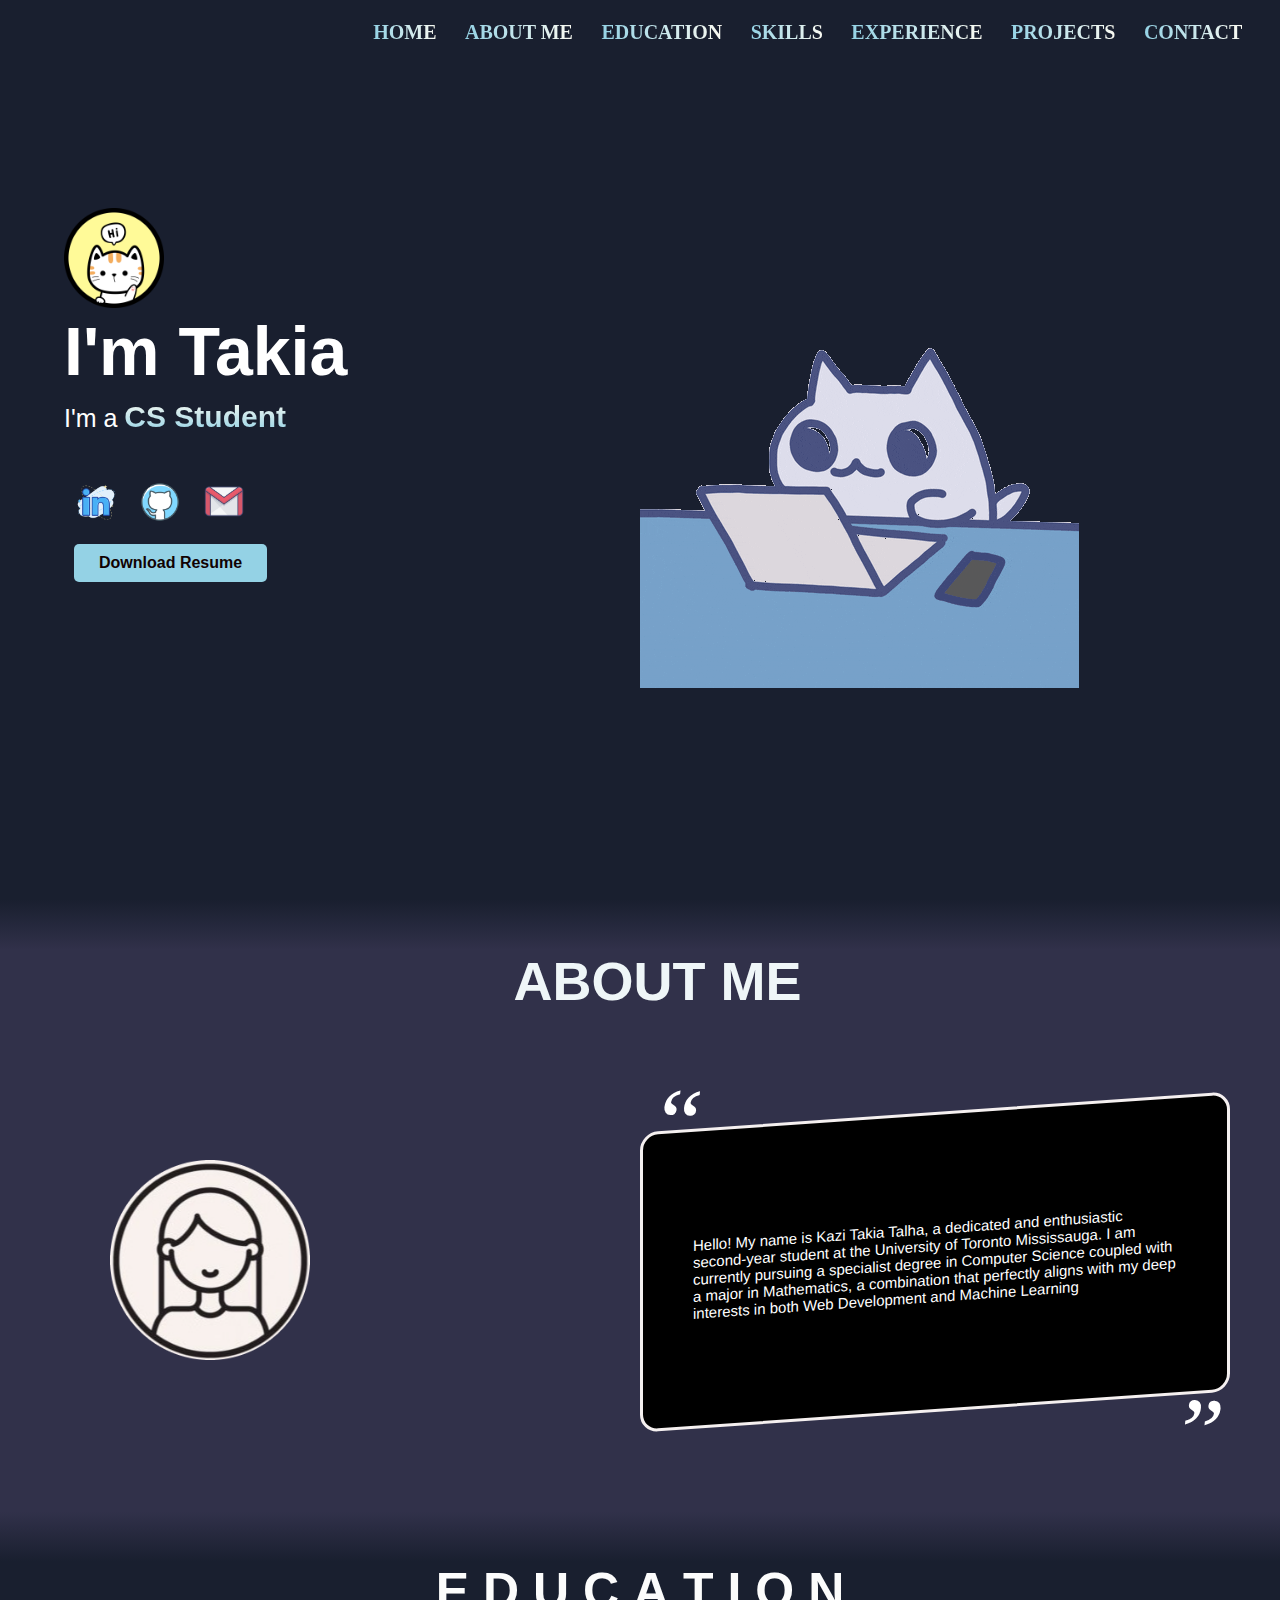
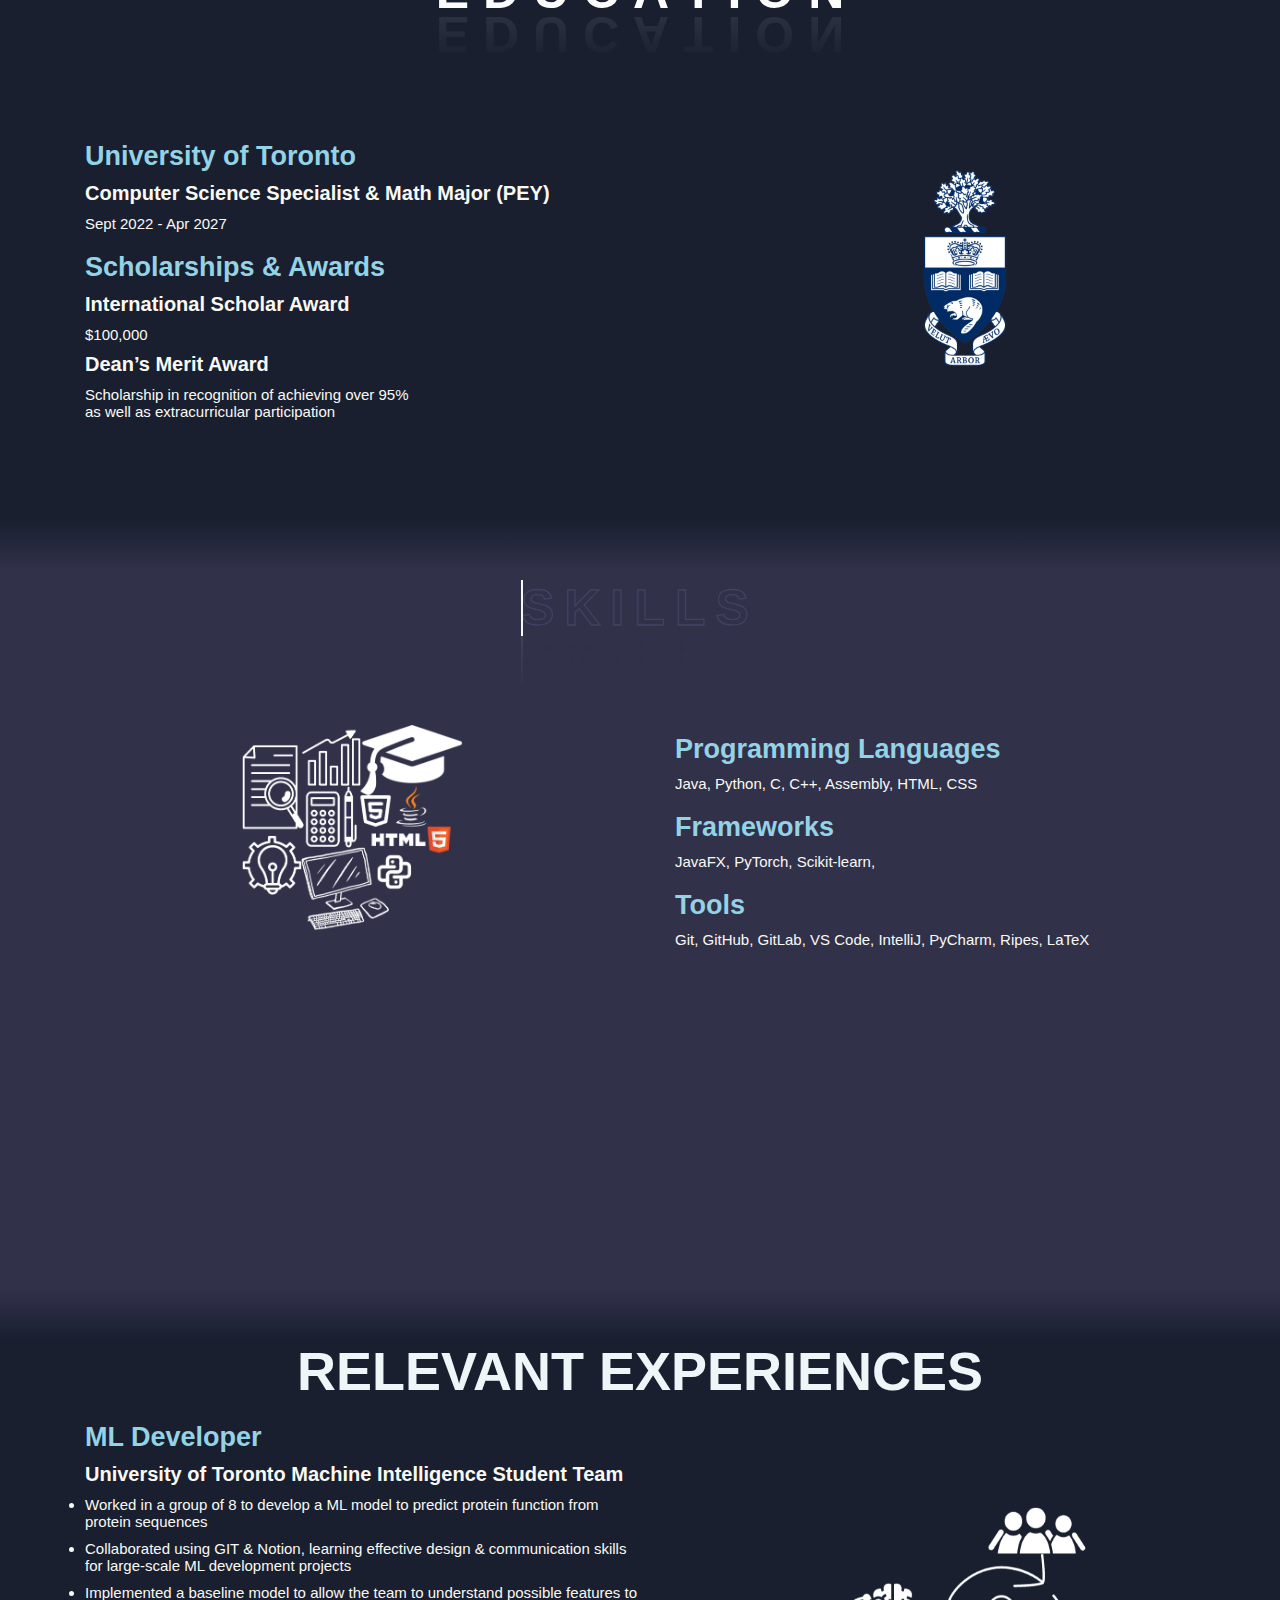
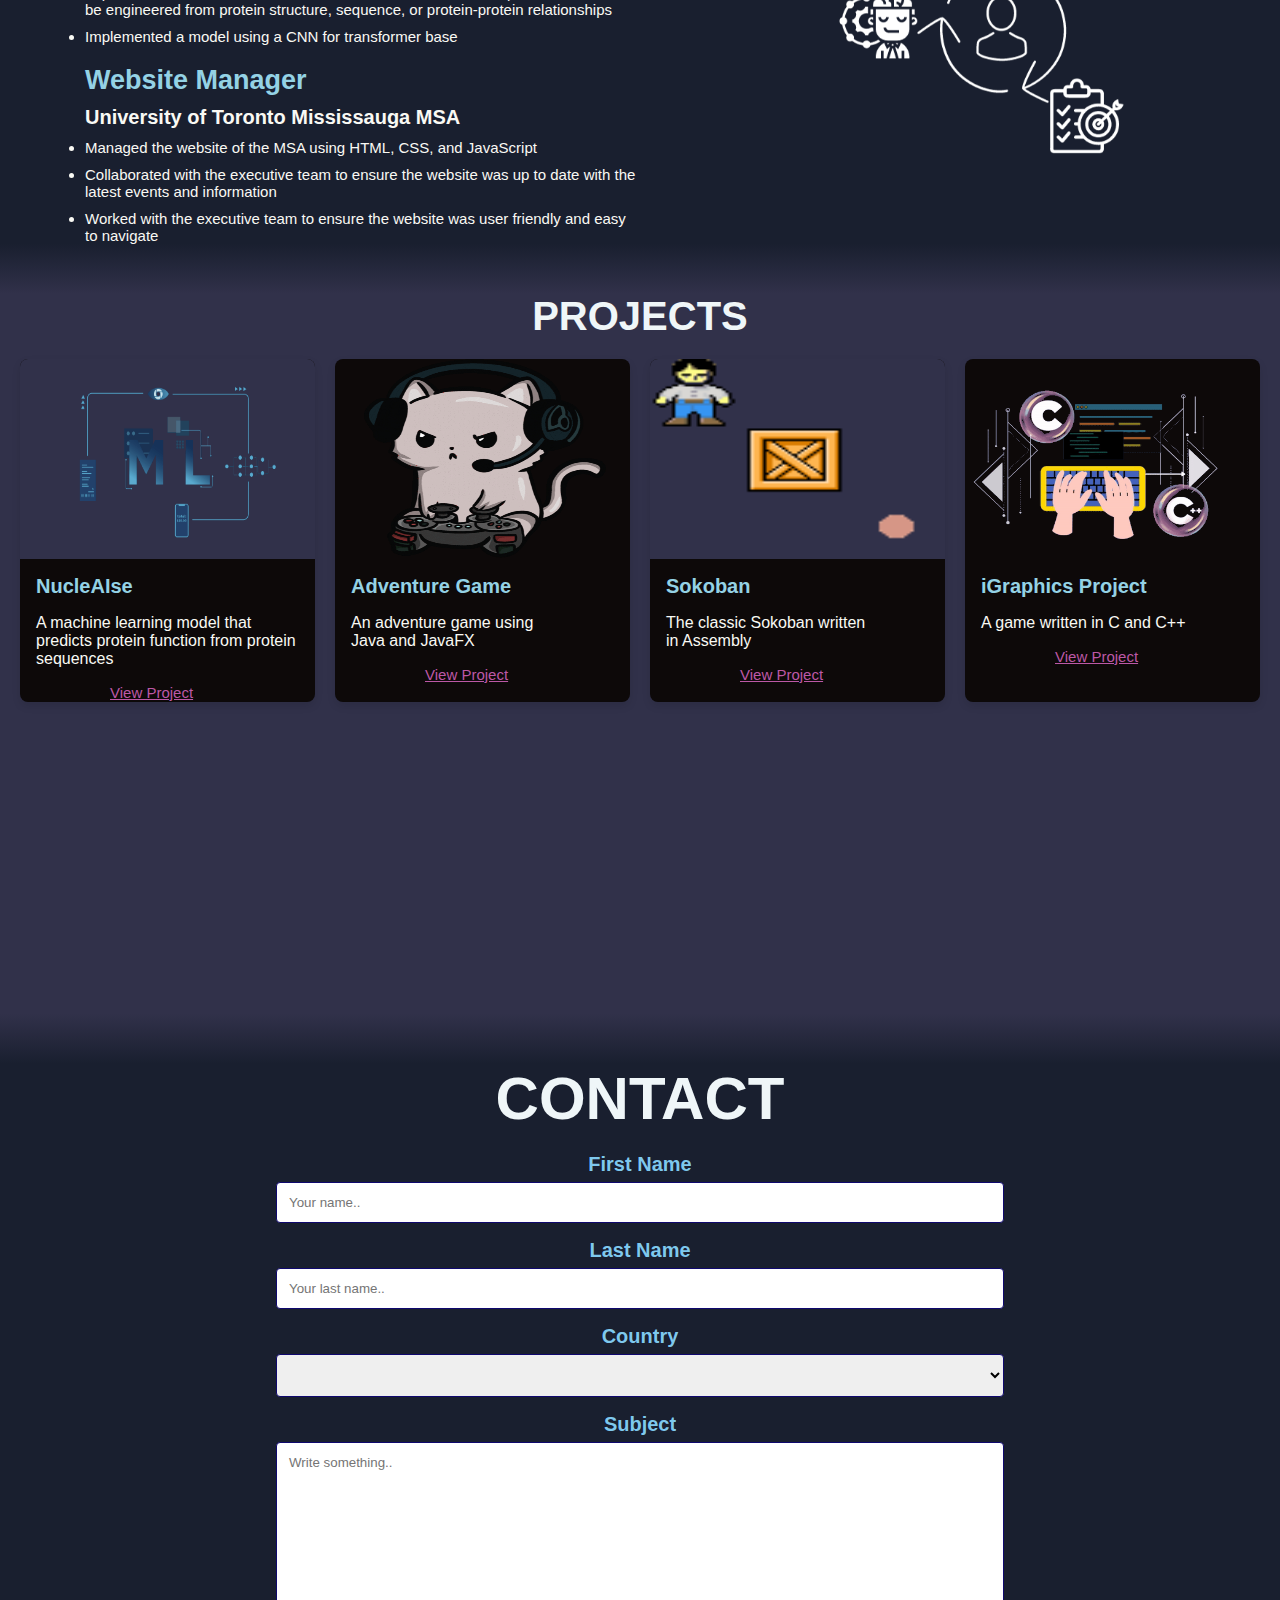
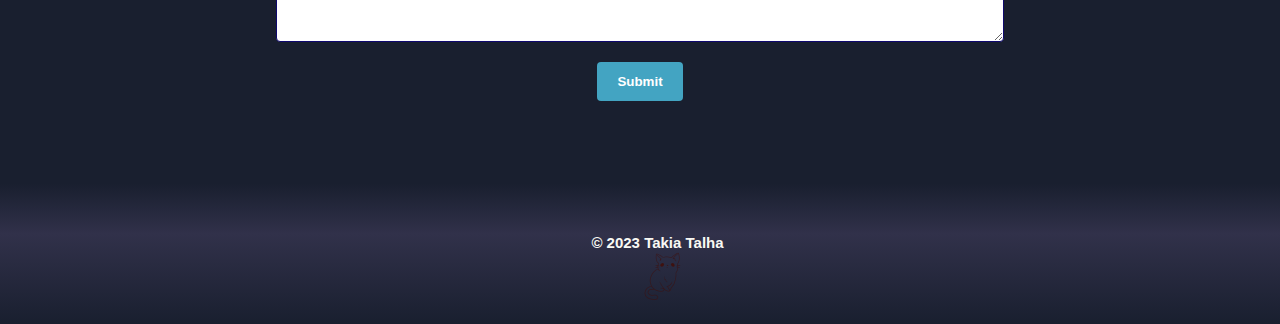
<file: index.html>
<!DOCTYPE html>
<html lang="en">
<head>
    <meta charset="UTF-8">
    <meta name="viewport" content="width=device-width, initial-scale=1.0">
    <title>Portfolio</title>
    <link rel="stylesheet" href="style.css">
</head>
<body>
    <section class="Header", id = "sec1">
        <nav>
            <div class="nav-links" >
                <ul>
                    <li><a href="#sec1">HOME</a></li>
                    <li><a href="#sec2">ABOUT ME</a></li>
                    <li><a href="#sec3">EDUCATION</a></li>
                    <li><a href="#sec4">SKILLS</a></li>
                    <li><a href="#sec5">EXPERIENCE</a></li>
                    <li><a href="#sec6">PROJECTS</a></li>
                    <li><a href="#sec7">CONTACT</a></li>
                </ul>
            </div>
        </nav>
        <div class="text-box">
            <div class="text-grid">
                <img src="images\hi.png" class="hi-logo">
                <h1> I'm <span class="name"> Takia </span></h1>
                <p>I'm a <span id="transition-text">CS Student</span></p>
                
                <div class="social-links">
                <ul>
                    <li><a href="https://www.linkedin.com/in/kazi-takia-talha-27ab03253" target="_blank"><img src="images/link.png" alt="Linkedin"></a></li>
                    <li><a href="https://github.com/TakiaTalha" target="_blank"><img src="images/git.png" alt="Github"></a></li>
                    <!-- <li><a href="https://www.instagram.com/takia.talha/?igsh=YzAwZjE1ZTI0Zg%3D%3D&utm_source=qr" target="_blank"><img src="images/insta.png" alt="Instagram"></a></li> -->
                    <li><a href="mailto:takia.talha@mail.utoronto.ca"><img src="images/mail.png" alt="Email"></a></li> 
                </ul>
                </div>
                <div class="button">
                <a href="files\Talha_Kazi_Takia-Resume.pdf" download="Resume.pdf" class="download-button">Download Resume</a>
                </div>
            </div>
            <div class="text-gif">
                <img src="images\cat.gif" alt="gif image">
            </div>
        </div>
    </section>
    <section class = "gradient-divider">
        <p> </p>
    </section>
    <section class ='About-Me' id="sec2">
        <div class="about-me-title">
            <h1>ABOUT ME</h1>
        </div>
        <div class="about-me-container">
            <div class="about-me-icon">
                <img src="images\icon.png" alt="female avatar" id = about-me-image>
            </div>
            <div class="about-me-text">
             <p class="comment">Hello! My name is Kazi Takia Talha, a dedicated and enthusiastic second-year student at the University of Toronto Mississauga. I am currently pursuing a specialist degree in Computer Science coupled with a major in Mathematics, 
                 a combination that perfectly aligns with my deep interests in both Web Development and Machine Learning</p>
            </div>  
        </div>
    </section>
    <section class = "gradient2">
        <p> </p>        
    </section>
    <section class="education" id=" sec3">
        <div class="falling-text">
            <span style="--i:1">E</span>
            <span style="--i:2">D</span>
            <span style="--i:3">U</span>
            <span style="--i:4">C</span>
            <span style="--i:5">A</span>
            <span style="--i:6">T</span>
            <span style="--i:7">I</span>
            <span style="--i:8">O</span>
            <span style="--i:9">N</span>
         </div>
        <div class="education-container"> 
            <div class="edu-text">
             <div class="education-text">
                <h3 class = "f1">University of Toronto</h3>
                <p class = "f2">Computer Science Specialist & Math Major (PEY) </p>
                <p class = "f3"> Sept 2022 - Apr 2027 </p>
             </div> 
             <div class="education-text"> 
                    <h3 class = "f1">Scholarships & Awards</h3>
                    <p class = "f2">International Scholar Award </p>
                    <p class="f3"> $100,000 </p>  
                    <p class = "f2">Dean’s Merit Award </p>
                    <p class="f3">Scholarship in recognition of achieving over 95% <br> as well as extracurricular participation</p>
             </div>
            </div>
            <div class="edu-image">
                <img src="images\Utoronto.png" alt="UofT-logo image">
            </div>
        </div>
    </section>
    <section class = "gradient-divider">
        <p> </p>
    </section>
    <section class="skills" id="sec4">
        <div class="scrolling-text">
            <k data-text ="SKILLS" > SKILLS </k> 
        </div>
        <div class="skills-container">
            <div class="skills-image">
                <img src="images\skill.png" alt="skills image">
            </div>
            <div class="skills-text">
                <h1 class="f1">Programming Languages</h1>
                <div class="f3">
                    <p>Java, Python, C, C++, Assembly, HTML, CSS</p>
                </div>
                <h1 class="f1">Frameworks</h1>
                <div class="f3">
                    <p>JavaFX, PyTorch, Scikit-learn, </p>
                </div>
                <h1 class="f1">Tools</h1>
                <div class="f3">
                    <p> Git, GitHub, GitLab, VS Code, IntelliJ, PyCharm, Ripes, LaTeX</p> 
                </div>
            </div>
        </div>
    </section>
    <section class = "gradient2" id="sec5">
        <p> </p>
    </section>
    <section class="experience" >
     <div class="exp-title">
        <h1> RELEVANT EXPERIENCES</h1>
     </div>
     <div class="experience-container">
        <div class="experience-text">
            <h3 class="f1">ML Developer</h3>
            <p class="f2"> University of Toronto Machine Intelligence Student Team</p>
            <ul class="project-desc">
                <li class="f3">Worked in a group of 8 to develop a ML model  to predict protein function from protein sequences</li>
                <li class="f3">Collaborated using GIT & Notion, learning effective design & communication skills for large-scale ML
                    development projects</li>
                <li class="f3">Implemented  a baseline model to  allow the team to understand possible features to be
                    engineered from protein structure, sequence, or protein-protein relationships</li>
                <li class="f3">Implemented a model using a CNN for transformer base</li>
            </ul>
            <h3 class="f1">Website Manager</h3>
            <p class="f2"> University of Toronto Mississauga MSA</p>
            <ul class="project-desc">
                <li class="f3">Managed the website of the MSA using HTML, CSS, and JavaScript</li>
                <li class="f3">Collaborated with the executive team to ensure the website was up to date with the latest events and
                    information</li>
                <li class="f3">Worked with the executive team to ensure the website was user friendly and easy to navigate</li>
            </ul>
        </div>
        <div class="experience-image">
            <img src="images\exp.png" alt="experience image">
        </div>
     </div>
    </section>
    <section class = "gradient-divider" id="sec6">
        <p> </p>
    </section>
    <section class="projects" >
        <div class="pro-title">PROJECTS</div>
        <div class="project-container">
            <div class="project-card">
                <img src="images/ML.gif" alt="Project1_img">
                <div class="project-text">
                    <h1 >NucleAIse</h1>
                    <p > A machine learning model that predicts protein function from protein sequences</p>
                    <a href="https://github.com/ambroseling/NucleAIse"target="_blank">View Project</a>
                </div>
            </div>
            <div class="project-card">
                <img src="images/giphy.gif" alt="Project2_img">
                <div class="project-text">
                    <h1>Adventure Game</h1>
                    <p > An adventure game using <br> Java and JavaFX</p>
                    <a href="https://github.com/TakiaTalha/Adventure-Game"target="_blank">View Project</a>
                </div>
            </div>
            <div class="project-card">
                <img src="images/sokoban.gif" alt="Project1_img">
                <div class="project-text">
                    <h1 >Sokoban</h1>
                    <p > The classic Sokoban written <br> in Assembly</p>
                    <a href="files\sokoban.pdf"target="_blank">View Project</a>
                </div>
            </div>
            <div class="project-card">
                <img src="images/ig.gif" alt="Project1_img">
                <div class="project-text" >
                    <h1>iGraphics Project</h1>
                    <p> A game written in C and C++</p>
                    <a href="https://github.com/ananyapromi3/iGraphics-project"target="_blank">View Project</a>
                </div>
            </div>
        </div>
    </section>
    <section class = "gradient2">
        <p> </p>
    </section>
    <section class="contact" id="sec7">
        <div class="contact-title">
            <h1>CONTACT</h1>
        </div>
        <div class="contact-container">
            <div class="container">
                <form action="action_page.php">
              
                  <label for="fname">First Name</label>
                  <input type="text" id="fname" name="firstname" placeholder="Your name..">
              
                  <label for="lname">Last Name</label>
                  <input type="text" id="lname" name="lastname" placeholder="Your last name..">
              
                  <label for="country">Country</label>
                  <select id="country" name="country">
                    <option value="blank"></option>
                    <option value="bd">Bangladesh</option>
                    <option value="australia">Australia</option>
                    <option value="canada">Canada</option>
                    <option value="usa">USA</option>
                    <option value="other">Other</option>
                  </select>
              
                  <label for="subject">Subject</label>
                  <textarea id="subject" name="subject" placeholder="Write something.." style="height:200px"></textarea>
              
                  <input type="submit" value="Submit">
              
                </form>
              </div>
        </div>
    </section>
    <section class = "gradient-divider">
        <p> </p>
    </section>
    <section class="footer">
        <div class="footer-container">
            <div class="footer-text">
                <p>© 2023 Takia Talha</p>
            </div>
            <div class="footer-image">
                <img src="images\logo.png" alt="logo image">
            </div>
        </div>
    </section>
    

    <script src="text.js"></script>

</body>
</html>
</file>
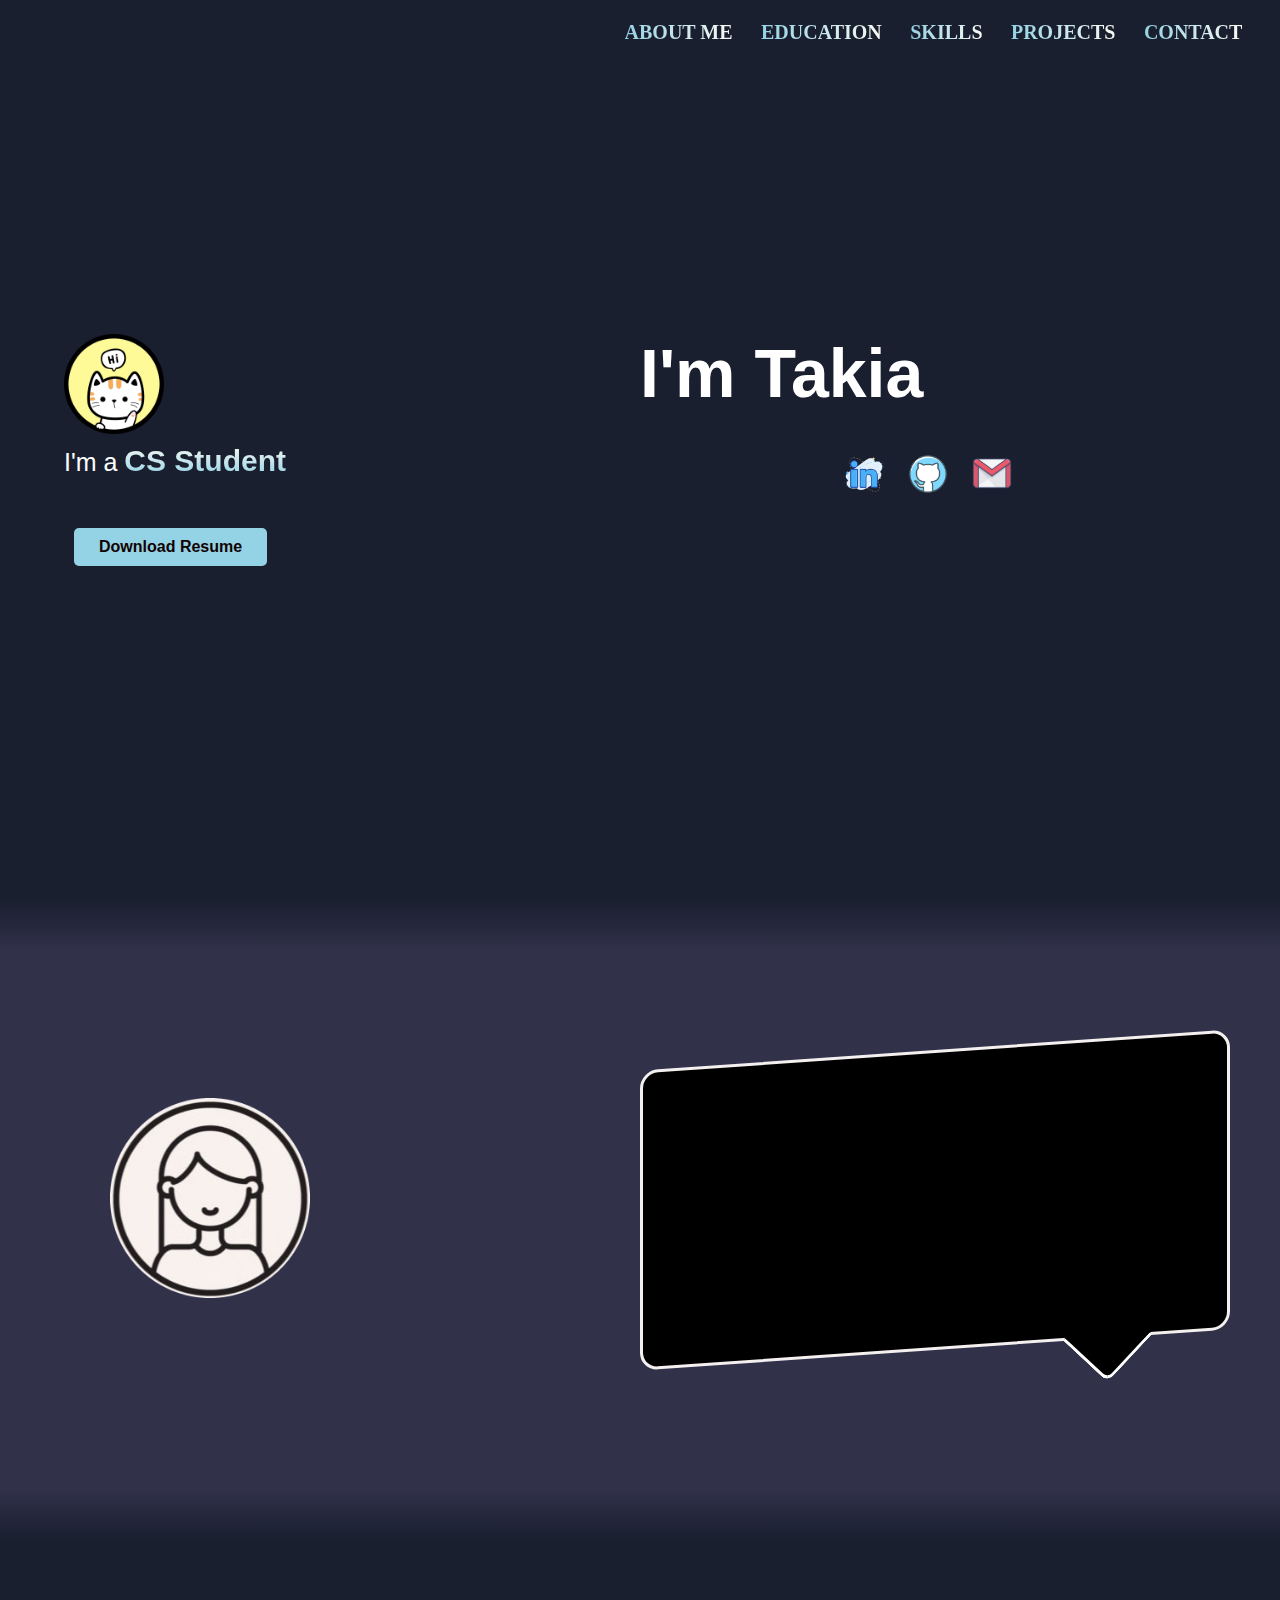
<file: main.html>
<!DOCTYPE html>
<html lang="en">
<head>
    <meta charset="UTF-8">
    <meta name="viewport" content="width=device-width, initial-scale=1.0">
    <title>My Portfolio</title>
    <link rel="stylesheet" href="style.css">
</head>
<body>
    <section class="Header">
        <nav>
            <div class="nav-links" >
                <ul>
                    <li><a href="">ABOUT ME</a></li>
                    <li><a href="">EDUCATION</a></li>
                    <li><a href="">SKILLS</a></li>
                    <li><a href="">PROJECTS</a></li>
                    <li><a href="">CONTACT</a></li>
                </ul>
            </div>
        </nav>
        <div class="text-box">
            <img src="images\hi.png" class="hi-logo">
            <h1> I'm <span class="name"> Takia </span></h1>
            <p>I'm a <span id="transition-text">CS Student</span></p>
            
        <div class="social-links">
            <ul>
                <li><a href="https://www.linkedin.com/in/kazi-takia-talha-27ab03253" target="_blank"><img src="images/link.png" alt="Linkedin"></a></li>
                <li><a href="https://github.com/TakiaTalha" target="_blank"><img src="images/git.png" alt="Github"></a></li>
                <!-- <li><a href="https://www.instagram.com/takia.talha/?igsh=YzAwZjE1ZTI0Zg%3D%3D&utm_source=qr" target="_blank"><img src="images/insta.png" alt="Instagram"></a></li> -->
                <li><a href=""><img src="images/mail.png" alt="Email"></a></li> 
            </ul>
        </div>
        <div class="button">
            <a href="Talha_Kazi_Takia-Resume.pdf" download="Resume.pdf" class="download-button">Download Resume</a>
        </div>
        </div>
    </section>
    <section class = "gradient-divider">
        <p> </p>
    </section>
    <section class ='About-Me'>
        <div class="about-me-container" id="fade-in">
            <div class="about-me-icon">
                <img src="images\icon.png" alt="female avatar" id = about-me-image>
            </div>
            <div class="about-me-text">
             <h1 id = "AM">ABOUT ME</h1>
             <p id="Intro">My name is Kazi Takia Talha. I am currently a second year student at University of Toronto Mississauga.I am doing a specialist in Computer Science
                and a major in Mathematics.I am interested in both Web development and Machine Learning</p>
            </div>
            
        </div>
    </section>
    <section class = "gradient2">
        <p> </p>        
    </section>
    <section class="education">
        <div class="education-container"> 

        </div>
    </section>
    <script src="text.js"></script>

</body>
</html>
</file>
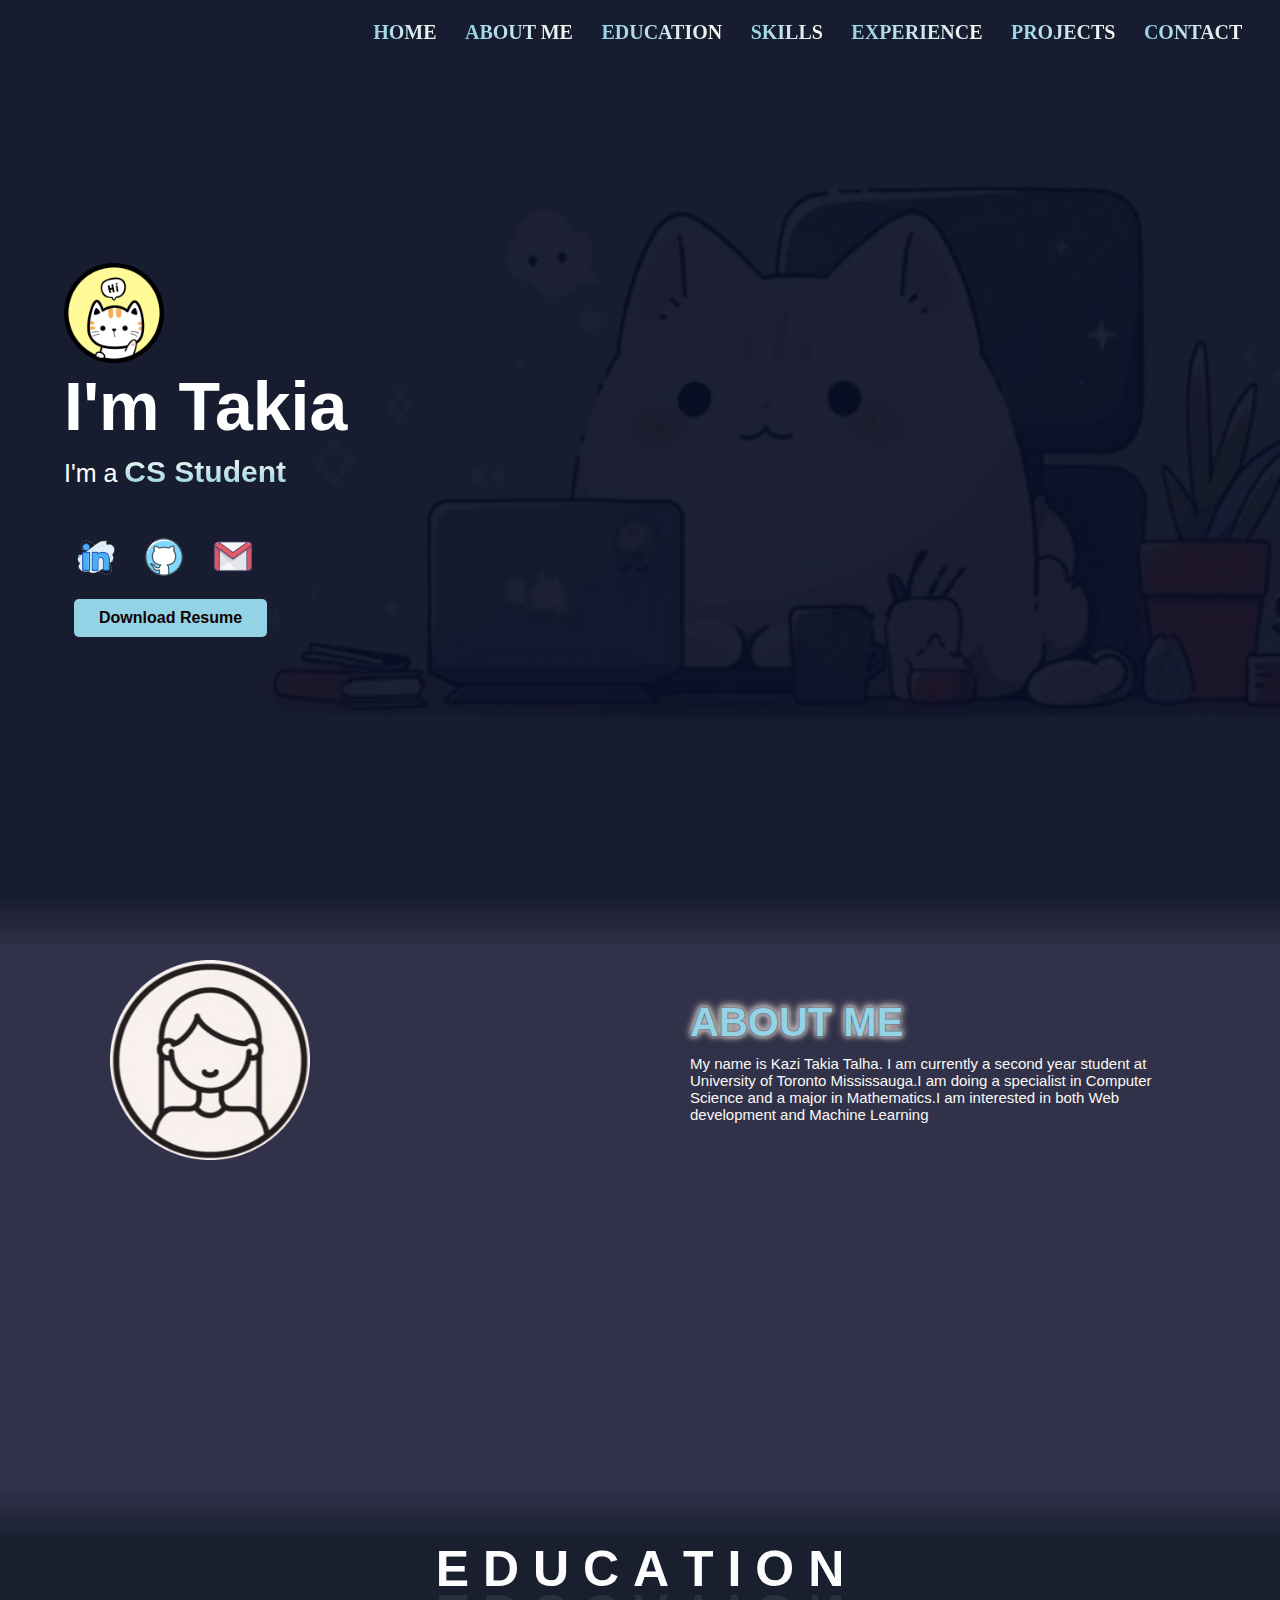
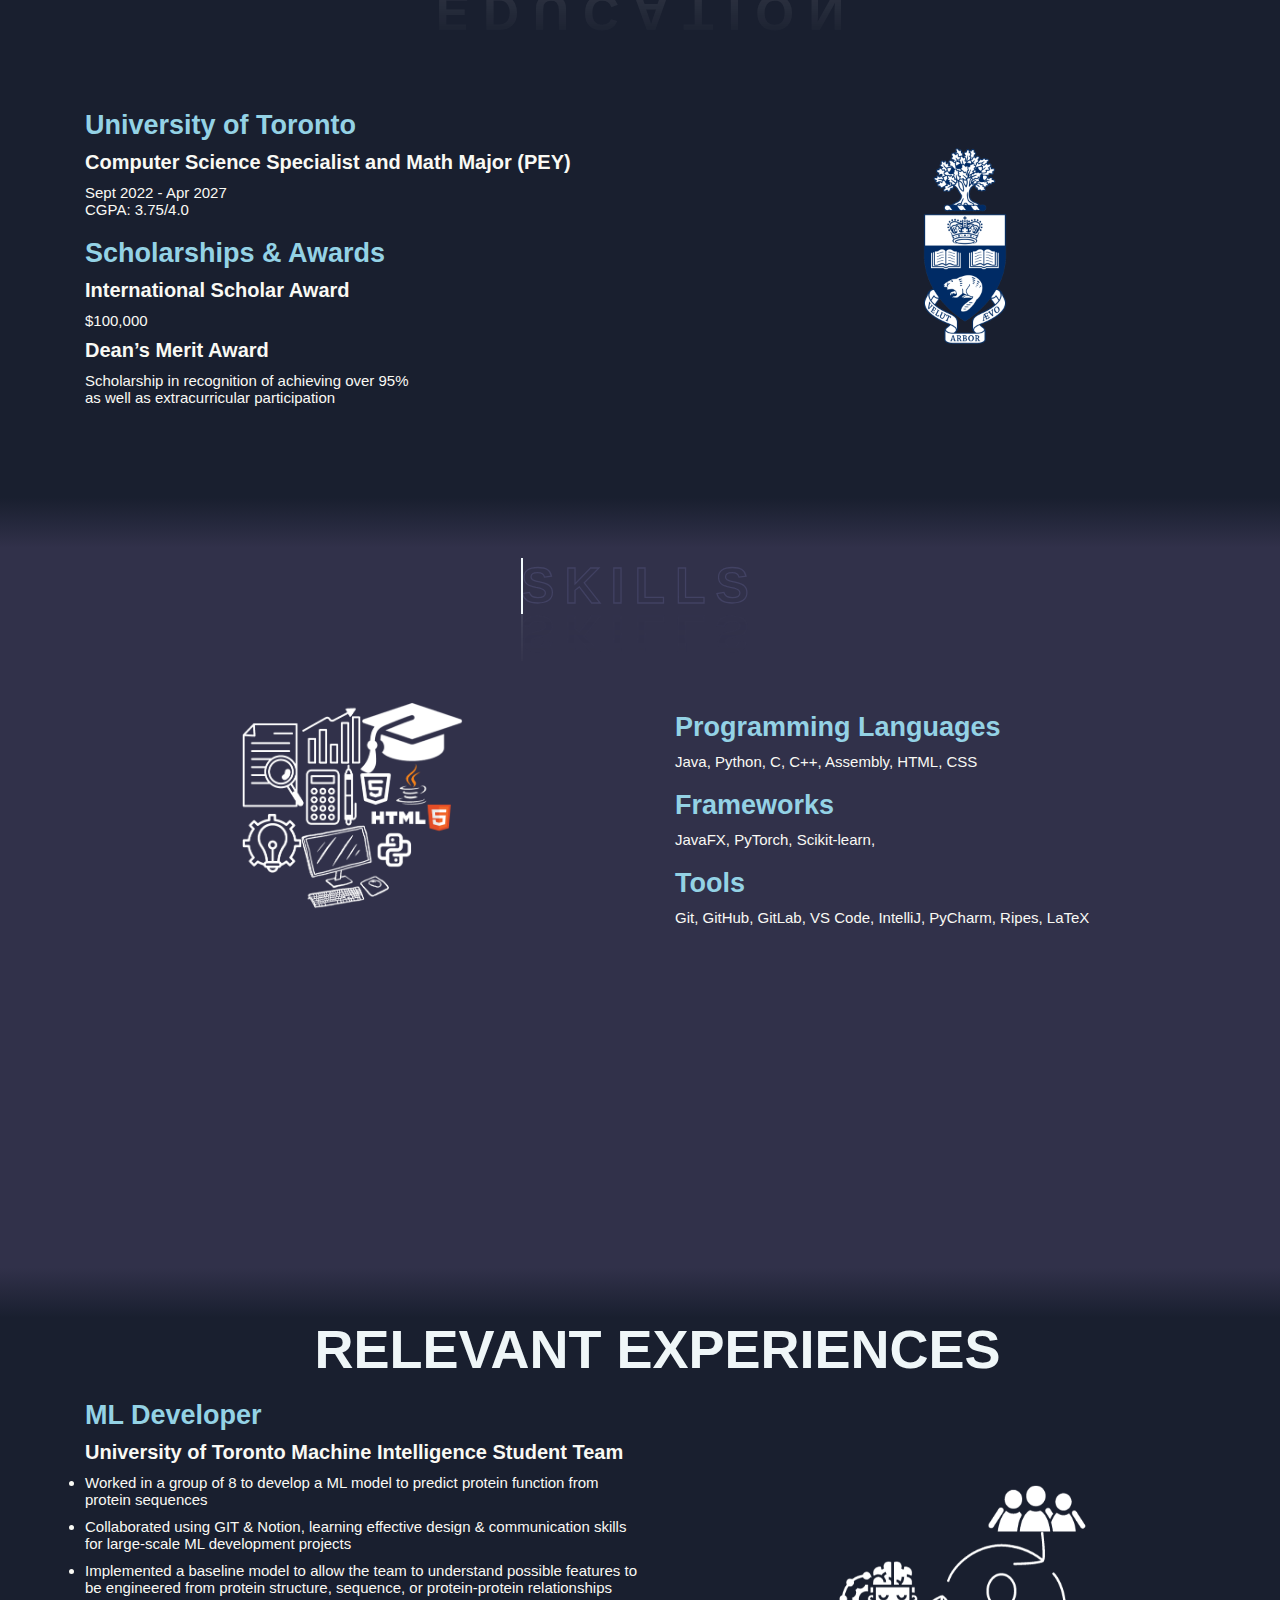
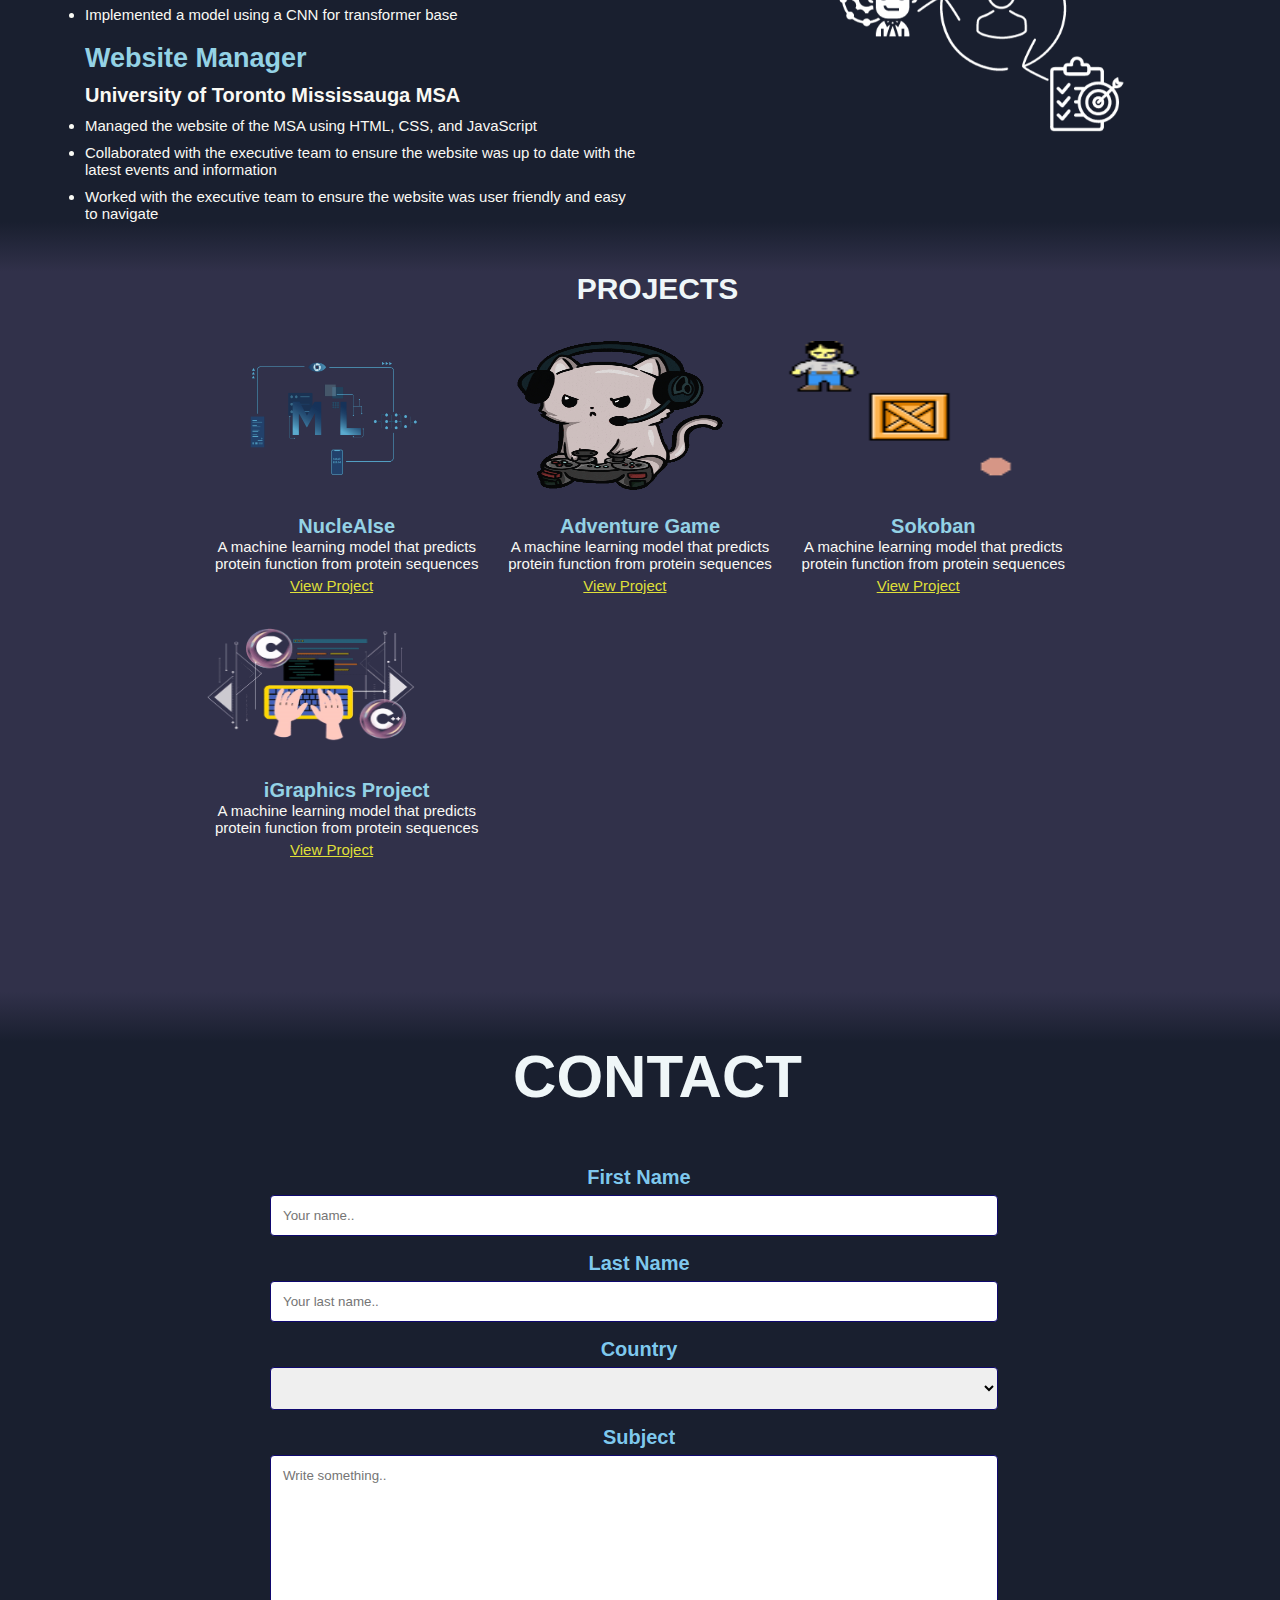
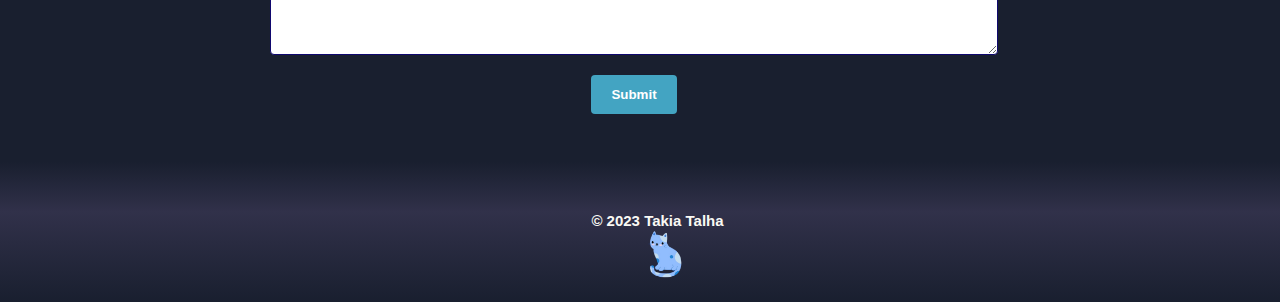
<file: portfolio/main.html>
<!DOCTYPE html>
<html lang="en">
<head>
    <meta charset="UTF-8">
    <meta name="viewport" content="width=device-width, initial-scale=1.0">
    <title>My Portfolio</title>
    <link rel="stylesheet" href="style.css">
</head>
<body>
    <section class="Header">
        <nav>
            <div class="nav-links" >
                <ul>
                    <li><a href="">HOME</a></li>
                    <li><a href="">ABOUT ME</a></li>
                    <li><a href="">EDUCATION</a></li>
                    <li><a href="">SKILLS</a></li>
                    <li><a href="">EXPERIENCE</a></li>
                    <li><a href="">PROJECTS</a></li>
                    <li><a href="">CONTACT</a></li>
                </ul>
            </div>
        </nav>
        <div class="text-box">
            <img src="images\hi.png" class="hi-logo">
            <h1> I'm <span class="name"> Takia </span></h1>
            <p>I'm a <span id="transition-text">CS Student</span></p>
            
        <div class="social-links">
            <ul>
                <li><a href="https://www.linkedin.com/in/kazi-takia-talha-27ab03253" target="_blank"><img src="images/link.png" alt="Linkedin"></a></li>
                <li><a href="https://github.com/TakiaTalha" target="_blank"><img src="images/git.png" alt="Github"></a></li>
                <!-- <li><a href="https://www.instagram.com/takia.talha/?igsh=YzAwZjE1ZTI0Zg%3D%3D&utm_source=qr" target="_blank"><img src="images/insta.png" alt="Instagram"></a></li> -->
                <li><a href=""><img src="images/mail.png" alt="Email"></a></li> 
            </ul>
        </div>
        <div class="button">
            <a href="Talha_Kazi_Takia-Resume.pdf" download="Resume.pdf" class="download-button">Download Resume</a>
        </div>
        </div>
    </section>
    <section class = "gradient-divider">
        <p> </p>
    </section>
    <section class ='About-Me'>
        <div class="about-me-container" id="fade-in">
            <div class="about-me-icon">
                <img src="images\icon.png" alt="female avatar" id = about-me-image>
            </div>
            <div class="about-me-text">
             <h1 id = "AM">ABOUT ME</h1>
             <p id="Intro">My name is Kazi Takia Talha. I am currently a second year student at University of Toronto Mississauga.I am doing a specialist in Computer Science
                and a major in Mathematics.I am interested in both Web development and Machine Learning</p>
            </div>
            
        </div>
    </section>
    <section class = "gradient2">
        <p> </p>        
    </section>
    <section class="education">
        <div class="falling-text">
            <span style="--i:1">E</span>
            <span style="--i:2">D</span>
            <span style="--i:3">U</span>
            <span style="--i:4">C</span>
            <span style="--i:5">A</span>
            <span style="--i:6">T</span>
            <span style="--i:7">I</span>
            <span style="--i:8">O</span>
            <span style="--i:9">N</span>
         </div>
        <div class="education-container"> 
            <div class="edu-text">
             <div class="education-text">
                <h3 class = "f1">University of Toronto</h3>
                <p class = "f2">Computer Science Specialist and Math Major (PEY) </p>
                <p class = "f3"> Sept 2022 - Apr 2027  <br> CGPA: 3.75/4.0 </p>
             </div> 
             <div class="education-text"> 
                    <h3 class = "f1">Scholarships & Awards</h3>
                    <p class = "f2">International Scholar Award </p>
                    <p class="f3"> $100,000 </p>  
                    <p class = "f2">Dean’s Merit Award </p>
                    <p class="f3">Scholarship in recognition of achieving over 95% <br> as well as extracurricular participation</p>
             </div>
            </div>
            <div class="edu-image">
                <img src="images\Utoronto.png" alt="UofT-logo image">
            </div>
        </div>
    </section>
    <section class = "gradient-divider">
        <p> </p>
    </section>
    <section class="skills">
        <div class="scrolling-text">
            <k data-text ="SKILLS" > SKILLS </k> 
        </div>
        <div class="skills-container">
            <div class="skills-image">
                <img src="images\skill.png" alt="skills image">
            </div>
            <div class="skills-text">
                <h1 class="f1">Programming Languages</h1>
                <div class="f3">
                    <p>Java, Python, C, C++, Assembly, HTML, CSS</p>
                </div>
                <h1 class="f1">Frameworks</h1>
                <div class="f3">
                    <p>JavaFX, PyTorch, Scikit-learn, </p>
                </div>
                <h1 class="f1">Tools</h1>
                <div class="f3">
                    <p> Git, GitHub, GitLab, VS Code, IntelliJ, PyCharm, Ripes, LaTeX</p> 
                </div>
            </div>
        </div>
    </section>
    <section class = "gradient2">
        <p> </p>
    </section>
    <section class="experience">
     <div class="exp-title">
        <h1> RELEVANT EXPERIENCES</h1>
     </div>
     <div class="experience-container">
        <div class="experience-text">
            <h3 class="f1">ML Developer</h3>
            <p class="f2"> University of Toronto Machine Intelligence Student Team</p>
            <ul class="project-desc">
                <li class="f3">Worked in a group of 8 to develop a ML model  to predict protein function from protein sequences</li>
                <li class="f3">Collaborated using GIT & Notion, learning effective design & communication skills for large-scale ML
                    development projects</li>
                <li class="f3">Implemented  a baseline model to  allow the team to understand possible features to be
                    engineered from protein structure, sequence, or protein-protein relationships</li>
                <li class="f3">Implemented a model using a CNN for transformer base</li>
            </ul>
            <h3 class="f1">Website Manager</h3>
            <p class="f2"> University of Toronto Mississauga MSA</p>
            <ul class="project-desc">
                <li class="f3">Managed the website of the MSA using HTML, CSS, and JavaScript</li>
                <li class="f3">Collaborated with the executive team to ensure the website was up to date with the latest events and
                    information</li>
                <li class="f3">Worked with the executive team to ensure the website was user friendly and easy to navigate</li>
            </ul>
        </div>
        <div class="experience-image">
            <img src="images\exp.png" alt="experience image">
        </div>
     </div>
    </section>
    <section class = "gradient-divider">
        <p> </p>
    </section>
    <section class="projects">
        <div class="pro-title">PROJECTS</div>
        <div class="project-container">
            <div class="project-item">
                <img src="images/ML.gif" alt="Project1_img">
                <div class="project-text">
                    <h1 >NucleAIse</h1>
                    <p > A machine learning model that predicts protein function from protein sequences</p>
                    <a href="https://github.com/ambroseling/NucleAIse"target="_blank">View Project</a>
                </div>
            </div>
            <div class="project-item">
                <img src="images/giphy.gif" alt="Project2_img">
                <div class="project-text">
                    <h1>Adventure Game</h1>
                    <p > A machine learning model that predicts protein function from protein sequences</p>
                    <a href="https://github.com/TakiaTalha/Adventure-Game"target="_blank">View Project</a>
                </div>
            </div>
            <div class="project-item">
                <img src="images/sokoban.gif" alt="Project1_img">
                <div class="project-text">
                    <h1 >Sokoban</h1>
                    <p > A machine learning model that predicts protein function from protein sequences</p>
                    <a href="sokoban.pdf"target="_blank">View Project</a>
                </div>
            </div>
            <div class="project-item">
                <img src="images/ig.gif" alt="Project1_img">
                <div class="project-text" >
                    <h1>iGraphics Project</h1>
                    <p> A machine learning model that predicts protein function from protein sequences</p>
                    <a href="https://github.com/ananyapromi3/iGraphics-project"target="_blank">View Project</a>
                </div>
            </div>
            <div class="project-item">
                
                </div>
            </div>
            <div class="project-item">
                
                </div>
            </div>
        </div>
    </section>
    <section class = "gradient2">
        <p> </p>
    </section>
    <section class="contact">
        <div class="contact-title">
            <h1>CONTACT</h1>
        </div>
        <div class="contact-container">
            <div class="container">
                <form action="action_page.php">
              
                  <label for="fname">First Name</label>
                  <input type="text" id="fname" name="firstname" placeholder="Your name..">
              
                  <label for="lname">Last Name</label>
                  <input type="text" id="lname" name="lastname" placeholder="Your last name..">
              
                  <label for="country">Country</label>
                  <select id="country" name="country">
                    <option value="blank"></option>
                    <option value="bd">Bangladesh</option>
                    <option value="australia">Australia</option>
                    <option value="canada">Canada</option>
                    <option value="usa">USA</option>
                    <option value="other">Other</option>
                  </select>
              
                  <label for="subject">Subject</label>
                  <textarea id="subject" name="subject" placeholder="Write something.." style="height:200px"></textarea>
              
                  <input type="submit" value="Submit">
              
                </form>
              </div>
        </div>
    </section>
    <section class = "gradient-divider">
        <p> </p>
    </section>
    <section class="footer">
        <div class="footer-container">
            <div class="footer-text">
                <p>© 2023 Takia Talha</p>
            </div>
            <div class="footer-image">
                <img src="images\logo.png" alt="logo image">
            </div>
        </div>

    <script src="text.js"></script>

</body>
</html>
</file>
<file: style.css>
@import url("https://fonts.googleapis.com/css?family=Signika+Negative:300,400&display=swap");
html {
    scroll-behavior: smooth;
  }
*{ 
    box-sizing: border-box;
    margin: 0;
    padding: 0;
    font-family: Arial, Helvetica, sans-serif
}
section{
    display: block;
}
.Header{
    min-height: 100vh;
    width: 100%;
    /* background-image: linear-gradient(rgba(4,9,30,.9),rgba(4,9,30,.9)),url(images/IMG_5710.jpg); */
    background-color: #191f2f;
    background-position: center;
    background-size: cover;
    position: relative;
}
/*navigation bar*/
/* nav img {
    width: 60px; 
    height: auto; 
    box-shadow: 0px 0px 2px rgba(35, 23, 77, 0);
    transition: box-shadow 0.5s ease-in-out;
} */
/* nav img:hover {
    box-shadow: 0px 0px 10px #fbf9f9;
} */
nav{
    display: flex;
    padding: 1% 2%;
    justify-content: center;
    align-items: center;
    position: sticky;
    top: 0;
    z-index: 10;
}
.nav-links{
    flex: 1;
    text-align: right;
}
.nav-links ul li{
    list-style: none;
    display: inline-block;
    padding: 8px 12px;
    font-size: 20px;
    position: relative;
    
}
.nav-links ul li a{
    color: #81417d;
    text-decoration: none;
    font-size: 10px;
    font: 1em Rubik;
    cursor: pointer;
    background-image: linear-gradient(to right, #94d2e5, rgb(250, 250, 242)); 
    -webkit-background-clip: text;
    background-clip: text;
    color: transparent; 
    font-weight: bold;
}
.nav-links ul li::after{
    content: '';
    width: 0%;
    height: 2px;
    background: #4c2a63;
    display: block;
    margin: auto;
    transition: 0.5s;
}
.nav-links ul li:hover::after {
    width: 100%;
}
.text-box{
    width: 90%;
    color: #fff;
    position: absolute;
    top: 50%;
    left: 50%;
    transform: translate(-50%,-50%);
    text-align: left;
    display: grid;
    grid-template-columns: 1fr 1fr;
}
.text-box h1{
    font-size: 68px;
    
}
.text-box p{
    margin: 10px 0 40px;
    font-size: 25px;
    color: #fff;
}
#transition-text {
    transition: opacity 1s ease-in-out;
    font-size: larger;
    background-image: linear-gradient(to top, #94d2e5, rgb(250, 250, 242));
    -webkit-background-clip: text;
    background-clip: text;
    color: transparent; 
    font-weight: bold;
}
.hi-logo {
    width: 100px;
} 
/*social links*/
.social-links img{
     width: 40px; 
}
.social-links{
    flex: 1;
    margin: auto;
}
.social-links ul{
    display: inline-flex;
    list-style: none;
    margin: auto;
}
.social-links ul li{
    list-style: none;
    display: inline-block;
    padding: 8px 12px;
    position: relative;
}
.social-links a {
    display: inline-block;
    transition: transform 0.3s ease, opacity 0.3s ease;
}
/*fade and enlarge the social icons on hover*/
.social-links a:hover {
    transform: scale(1.1);
    opacity: 0.8;
}
.download-button {
    display: inline-block;
    padding: 10px 25px;
    margin-top: 10px;
    margin-left: 10PX;
    background-color: #94d2e5;
    color: rgb(17, 2, 2);
    text-align: center;
    text-decoration: none;
    border-radius: 5px;
    font-weight: bold;
}
/* Header ends */
/* gradient divider */
.gradient-divider {
    height: 50px;
    background: linear-gradient(#191f2f, #31314a); 
} 

/*About section*/
.About-Me{
    background-color: #31314a;
    min-height: 60vh;
    width: 100%;  
    background-size: cover;

}
.about-me-title{
    font-size: 27px;
    font-weight: bolder;
    color: #eff6f8;
    text-align: center;
    margin-left: 35px;
}
.about-me-container{
    display: grid;
    grid-template-columns: 1fr 1fr;
    align-items: center;
    justify-self: center;
    margin: 0, auto;
    height: 500px;
    width: 100%;
    padding: 0 50px;

}
.about-me-text{
    /* background-image: linear-gradient(#31314a,#31314a,url(images/textbg.jpg)); */
    padding: 50px;
    width: fit-content;
    height: 300px;
    background-color: black;
    border: 3px solid rgb(245, 240, 240);
    border-radius: 18px;
    display: flex;
    /* overflow: scroll; */
    justify-content: flex-start;
    align-items: center;
    flex-wrap: wrap;
    position: relative;
    transform: translate(0%, 0%) skewY(-4deg);
    animation: aboutmetextAnimation 2s linear infinite;
}
.about-me-text ::before{
    content: "";
    position: absolute;
    bottom: -33.5px;
    right: 15%;
    width: 60px;
    height: 60px;
    background-color: black;
    border-top: 3px solid rgb(255, 255, 255);
    border-left: 3px solid rgb(254, 254, 254);
    border-top-left-radius: 9px;
    transform: rotate(-135deg); ;
}
/* .about-me-text h1{
    font-size: 2rem;
    font-weight: bold;
    color: #94d2e5;
    text-shadow:
    0 0 2px rgb(13, 30, 48),
    0 0 10px #b5acac, 
    0 0 5px rgb(255, 255, 255), 
    0 -1px 7px #b5acac, 
    0 -2px 10px #b5acac, 
    0 2px 12px rgba(0,0,0,0.4);
} */
.comment{
    font-size: 1.4rem;
    font-size: 15px;
    font-weight: 400;
    margin :auto;
    color: #ffffff;
    flex-shrink: 1;
}
.comment::before , .comment::after{
    content: "\201C";
    font-family: Georgia, 'Times New Roman', Times, serif;
    font-size: 6rem;
    position: absolute;
}
.comment::before{
    top: -22%;
    left:3%;
    transform: rotate(6deg);
    background: transparent;
    border-top: #31314a;
    border-left: #31314a;
}
.comment::after{
    bottom: -20%;
    right: 0;
    transform: rotate(186deg);
}

#about-me-image{
    width: 200px;
    margin-left: 60px;
}
@keyframes aboutmetextAnimation {
    0%{
        transform: translateY(0%) skewY(-4deg);
    }
    50%{
        transform: translateY(10%) skewY(-4deg);
    }
    100%{
        transform: translateY(0%) skewY(-4deg);
    }
}


.gradient2{
    height: 50px; 
    background: linear-gradient( #31314a, #191f2f);
} 
.falling-text {
    position: relative;
  -webkit-box-reflect: below -15px linear-gradient(transparent, rgba(249, 249, 249, 0.1));
    font-size: 50px;
}
.falling-text span {
    position: relative;
    display: inline-block;
    color: #fcfcfc;
    text-transform: uppercase;
    animation: waviy 1s infinite;
    animation-delay: calc(.1s * var(--i));
    font-weight: bolder;
}
@keyframes waviy {
    0%,40%,100% {
      transform: translateY(0)
    }
    20% {
      transform: translateY(-20px)
    }
  }
.education{
    background-color: #191f2f;
    min-height: 10vh;
    width: 100%;  
    background-size: cover;
    text-align: center;
}
.f1{
    font-size: 27px;
    font-weight: bolder;
    color: #94d2e5;
    margin-top: 20px;
    text-align: left;
    margin-left: 35px;
}
.f2{
    font-size: 20px;
    font-weight: bold;
    color: #f9f9f4;
    margin-top: 10px;
    text-align: left;
    margin-left: 35px;

}
.f3{
    font-size: 15px;
    font-weight: 400;
    color: #f9f9f4;
    margin-top: 10px;
    text-align: left;
    margin-left: 35px;
}
.education-container{
    display: grid;
    grid-template-columns: 1fr 1fr;
    align-items: center;
    justify-self: center;
    margin: 0, auto;
    height: 500px;
    width: 100%;
    padding: 0 50px;
}
.education-container img{
    width: 200px;
    margin-left: 60px;
}
/*skills section*/
.skills{
    background-color: #31314a;
    min-height: 80vh;
    width: 100%;  
    background-size: cover;
    text-align: center;
}
.skills-container{
    display: grid;
    grid-template-columns: 1fr 1fr;
    align-items: center;
    justify-self: center;
    height: 100px;
    width: 100%;
    padding: 0 50px;
}
.skills img{
    width: 300px;
}
.scrolling-text {
    position: relative;
    -webkit-box-reflect: below -15px linear-gradient(transparent, rgba(249, 249, 249, 0.1));
    font-size: 60px;
    margin-bottom: 50px;
    font-weight: bolder;
}
k{
    position: relative;
    font-size:  50px;
    color: rgb(49, 49, 74);
    -webkit-text-stroke: 0.1vw #424263;
    text-transform: uppercase;
    font-weight: bolder;
    letter-spacing: 10px;
    margin-bottom: 15px;
}
k::before{
    content: attr(data-text);
    position: absolute;
    top: 0;
    left: 0;
    width: 0%;
    height: 100%;
    color: #edf4f6;
    -webkit-text-stroke: 0.1vw #424263; 
    border-right: #f3fbfd solid 2px;
    overflow: hidden;
    animation: animate 5s linear infinite;

}
@keyframes animate{
0%, 10%, 100%{
    width: 0%;
}
70%,90%{
    width: 100%;
}
}
/*Experience section*/
.experience{
    background-color: #191f2f;
    width: 100%;  
    background-size: cover;
    text-align: center;
}
.exp-title{
    font-size: 27px;
    font-weight: bolder;
    color: #eff6f8;
    text-align: center;
    margin: auto;

}
.experience-container{
    display: grid;
    grid-template-columns: 1fr 1fr;
    align-items: center;
    justify-self: center;
    width: 100%;
    padding: 0 50px;
    }
.experience img{
    width: 400px;
    margin-left: 60px;
}
/* Project Sectiom */
.projects{
    background-color: rgb(49, 49, 74);
    min-height: 80vh;
    width: 100%;  
}
.pro-title{
    font-size: 40px;
    font-weight: bolder;
    color: #eff6f8;
    text-align: center;
    margin-bottom: 35px;
    margin: auto;
}
.project-container {
    display: grid;
    grid-template-columns: repeat(auto-fit, minmax(250px, 1fr));
    gap: 20px;
    padding: 20px;
    box-sizing: border-box;
  }
  
  .project-card {
    background: #0d0909;
    border-radius: 8px;
    box-shadow: 0 4px 8px rgba(0, 0, 0, 0.1);
    overflow: hidden;
    transition: transform 0.2s ease-in-out;
  }
  
  .project-card:hover {
    transform: translateY(-10px);
  }
  
  .project-card img {
    width: 100%;
    display: block;
    height: 200px;
  }
  
  .project-card h1 {
    margin: 0;
    padding: 16px;
    font-size: 1.25em;
    color: #94d2e5;
  }
  
  .project-card p {
    padding: 0 16px 16px;
    margin: 0;
    font-size: 1em;
    color: #f9f9f4;
  }
  .project-text a{
    font-size: 15px;
    font-weight: 400;
    color: #bc58a6;
    text-align: center;
    margin-bottom: 10px;
    margin-left: 90px;
    }

.contact{
    background-color: #191f2f;
    min-height: 80vh;
    width: 100%;  
    background-size: cover;
    text-align: center;
}
.contact-title{
    font-size: 30px;
    font-weight: bolder;
    color: #eff6f8;
    text-align: center;
    margin-bottom: 35px;
    margin: auto;
}

.contact-container{
    display: block;
    width: 60%;
    margin: auto;
}
.contact-container label{
    font-size: 20px;
    font-weight: bolder;
    color: #82cef4fb;
    text-align: center;
    margin-bottom: 35px;
    /* margin-left: 10px; */
    margin: auto;

}

input[type=text], select, textarea {
    width: 100%; 
    padding: 12px; 
    border: 1px solid #0f086e; 
    border-radius: 4px; 
    box-sizing: border-box;
    margin-top: 6px; 
    margin-bottom: 16px; 
    resize: vertical ;
}

input[type=submit] {
    background-color: #43a4c2;
    color: white;
    font-weight: bold;
    padding: 12px 20px;
    border: none;
    border-radius: 4px;
    cursor: pointer;
}

input[type=submit]:hover {
    background-color:#43a4c26a;
}

.container {
    border-radius: 5px;
    background-color: transparent;
    padding: 20px;
}
/*footer*/  
.footer{
    background: linear-gradient( #31314a, #191f2f ); 
    min-height: 10vh;
    width: 100%;  
    background-size: cover;
    text-align: center;
}
.footer img{
    width: 50px;
    margin-left: 50px;
}
.footer-text{
    font-size: 15px;
    font-weight: bolder;
    color: #f9f9f4;
    text-align: center;
    margin-left: 35px;
}

.random{
    background-color: #424263;
    min-height: 80vh;
    width: 100%;  
    background-size: cover;
    text-align: center;

}



@media only screen and (max-width :533px){

    /* Header */
    /* menu create  not imp*/
    .text-box{
        width: 100%;
        padding: 0 20px;
        text-align: center;
        grid-template-columns: 1fr;
        margin-top: 100px;
    }
    .text-gif img{
        height: 100px;
        margin-bottom: 25px;
    }
     
    /*About section*/
    .About-Me{
        height: 800px;
    }
    .about-me-container{
        display: grid;
        grid-template-columns: 1fr;
        align-items: center;
        margin-top: 50px;
    }
    .about-me-text{
        width: 100%;
        height: 300px;
/*         margin-top: 50px; */
        margin-left: 0px;
        overflow-y: visible;
        overflow-x: visible;
    }

    /*education section*/
    .education{
        height: 800px;
    }
    .education-container{
        display: grid;
        grid-template-columns: 1fr;
        align-items: center;
        margin-top: 50px;
        gap: 25px;
    }
    .falling-text{
        font-size: 40px;
    }
    /*skills section*/
    .skills{
        height: 750px;
    }
    .skills-container{
        display: grid;
        grid-template-columns: 1fr;
        align-items: center;
        margin-top: 50px;
        gap: 25px;
    }
    .skills-container img{
        width: 200px;
    }
    /*Experience section*/
    .experience{
        height: 1050px;
    }
    .experience-container{
        display: grid;
        grid-template-columns: 1fr;
        align-items: center;
        margin-top: 50px;
        gap: 25px;
    }
    .experience-container img{
        width: 200px;
        margin-right: 35px;
    }
    /* Contact */
    .contact-container{
        width: 100%;
        margin: auto;
    }
    .text-box{
        margin-top: 140px;
    }

}

@media only screen and (max-width :300px){
   /* Header */
   
   .nav-links ul li{
    font-size: 15px;
   }
    .text-box h1{
     font-size: 40px;
    }
    .text-box p{
        font-size: 15px;
    }
    .social-links img{
        width: 30px;
    }
    .text-gif img{
        height: 90px;
        margin-bottom: 25px;
    }
    /*About section*/
    .about-me-title{
        font-size: 20px;
        align-items: center;
    }
    #about-me-image{
        width: 100px;
    }
    .about-me-text{
        width: 100%;
        height: 100%;
        margin-top: 0px;
        margin-left: 0px;
    }
    .about-me-container{
        gap: 40px;
    }
    /*education section*/
    .falling-text{
        font-size: 30px;
    }
    .education-text .f1{
        font-size: 20px;
        margin-left: 0;
    }
    .education-text .f2{
        font-size: 15px;
        margin-left: 0;
        width: 100%;
        
    }
    .education-text .f3{
        font-size: 12px;
        margin-left: 0;
        
    }
    .education-container img{
        width: 100px;
        margin-left: 0px;
    }
    .education{
        height: 650px;
    }
    /*skills section*/
    /* .scrolling-text{
        font-size: 10px;
    } not working*/
    .skills-container img{
        width: 150px;
    }
    /*Experience section*/
    .experience{
        height: 1300px;
    }
    .exp-title{
        font-size: 20px;
    }
    .experience-container img{
        width: 100px;
        margin:auto
    }
}
@media screen and (max-width: 424px) {
    .text-box p{
        font-size: 15px;
    }
}


@media only screen and (max-width :820px ) and (min-width : 500px){
    /* Header */
    .text-box h1{
        font-size: 50px;
    }
    .text-gif img{
        height: 300px;
        margin-bottom: 25px;
    }
    .text-box p{
        font-size: 20px;
    }
    /*About section*/   
    .about-me-text{
        overflow-y: auto;
        overflow-x: hidden;
    }
    #about-me-image{
        width: 100px;
    }
    /* Experience */
    .experience{
        height: 1000px;
    }
    .experience-container img{
        width: 200px;
        margin: auto;
    }

     /* contact */
        .contact-container{
            width: 80%;
            margin: auto;
        }

}

@media only screen and (max-width : 415px){
      .about-me-text{
        overflow-y: auto;
        overflow-x: hidden;
      }
}
</file>
<file: portfolio/style.css>
@import url("https://fonts.googleapis.com/css?family=Signika+Negative:300,400&display=swap");
*{ 
    box-sizing: border-box;
    margin: 0;
    padding: 0;
    font-family:'Segoe UI', Tahoma, Geneva, Verdana, sans-serif 
}
section{
    display: block;
}
.Header{
    min-height: 100vh;
    width: 100%;
    background-image: linear-gradient(rgba(4,9,30,.9),rgba(4,9,30,.9)),url(images/IMG_5710.jpg);
    background-position: center;
    background-size: cover;
    position: relative;
}
/*navigation bar*/
nav img {
    width: 60px; 
    height: auto; 
    box-shadow: 0px 0px 2px rgba(35, 23, 77, 0);
    transition: box-shadow 0.5s ease-in-out;
}
nav img:hover {
    box-shadow: 0px 0px 10px #fbf9f9;
}
nav{
    display: flex;
    padding: 1% 2%;
    justify-content: center;
    align-items: center;
    position: sticky;
    top: 0;
    z-index: 10;
}
.nav-links{
    flex: 1;
    text-align: right;
}
.nav-links ul li{
    list-style: none;
    display: inline-block;
    padding: 8px 12px;
    font-size: 20px;
    position: relative;
    
}
.nav-links ul li a{
    color: #81417d;
    text-decoration: none;
    font-size: 10px;
    font: 1em Rubik;
    cursor: pointer;
    background-image: linear-gradient(to right, #94d2e5, rgb(250, 250, 242)); /* Define your gradient colors and direction */
    -webkit-background-clip: text;
    background-clip: text;
    color: transparent; 
    font-weight: bold;
}
.nav-links ul li::after{
    content: '';
    width: 0%;
    height: 2px;
    background: #4c2a63;
    display: block;
    margin: auto;
    transition: 0.5s;
}
.nav-links ul li:hover::after {
    width: 100%;
}
.text-box{
    width: 90%;
    color: #fff;
    position: absolute;
    top: 50%;
    left: 50%;
    transform: translate(-50%,-50%);
    text-align: left;
}
.text-box h1{
    font-size: 68px;
    
}
.text-box p{
    margin: 10px 0 40px;
    font-size: 25px;
    color: #fff;
}
#transition-text {
    transition: opacity 1s ease-in-out;
    font-size: larger;
    background-image: linear-gradient(to top, #94d2e5, rgb(250, 250, 242)); /* Define your gradient colors and direction */
    -webkit-background-clip: text;
    background-clip: text;
    color: transparent; 
    font-weight: bold;
}
.hi-logo {
    width: 100px;
} 
/*social links*/
.social-links img{
     width: 40px; 
}
.social-links{
    flex: 1;
    text-align: left;
}
.social-links ul li{
    list-style: none;
    display: inline-block;
    padding: 8px 12px;
    position: relative;
}
.social-links a {
    display: inline-block;
    transition: transform 0.3s ease, opacity 0.3s ease;
}
/*fade and enlarge the social icons on hover*/
.social-links a:hover {
    transform: scale(1.1);
    opacity: 0.8;
}
.download-button {
    display: inline-block;
    padding: 10px 25px;
    margin-top: 10px;
    margin-left: 10PX;
    background-color: #94d2e5;
    color: rgb(17, 2, 2);
    text-align: center;
    text-decoration: none;
    border-radius: 5px;
    font-weight: bold;
}
.gradient-divider {
    height: 50px; /* Adjust the height of the gradient */
    background: linear-gradient(#191f2f, #31314a); /* Blend from orange to sky blue */
} 
/*About section*/
.About-Me{
    background-color: #31314a;
    min-height: 60vh;
    width: 100%;  
    background-size: cover;

}
.about-me-container{
    display: grid;
    grid-template-columns: 1fr 1fr;
    align-items: center;
    justify-self: center;
    margin: 0, auto;
    height: 100%;
    width: 100%;
    padding: 0 50px;
}
.about-me-text{
    background-image: linear-gradient(#31314a,#31314a,url(images/textbg.jpg));
    padding: 50px
}

#AM{
    font-size: 40px;
    font-weight: bold;
    color: #94d2e5;
    text-shadow:
    0 0 2px rgb(13, 30, 48), /* First layer of glow */
    0 0 10px #b5acac, /* Second layer of glow */
    0 0 5px rgb(255, 255, 255), /* Third layer of glow */
    0 -1px 7px #b5acac, /* Fourth layer of glow, with negative spread */
    0 -2px 10px #b5acac, /* Fifth layer of glow, with larger negative spread */
    0 2px 12px rgba(0,0,0,0.4);

}
#Intro{
    font-size: 15px;
    font-weight: 400;
    color: #f9f9f4;
    margin-top: 10px;
}
#about-me-image{
    width: 200px;
    margin-left: 60px;
}
.gradient2{
    height: 50px; /* Adjust the height of the gradient */
    background: linear-gradient( #31314a, #191f2f); /* Blend from orange to sky blue */
} 
.falling-text {
    position: relative;
  -webkit-box-reflect: below -15px linear-gradient(transparent, rgba(249, 249, 249, 0.1));
    font-size: 50px;
}
.falling-text span {
    position: relative;
    display: inline-block;
    color: #fcfcfc;
    text-transform: uppercase;
    animation: waviy 1s infinite;
    animation-delay: calc(.1s * var(--i));
    font-weight: bolder;
}
@keyframes waviy {
    0%,40%,100% {
      transform: translateY(0)
    }
    20% {
      transform: translateY(-20px)
    }
  }
.education{
    background-color: #191f2f;
    min-height: 10vh;
    width: 100%;  
    background-size: cover;
    text-align: center;
}
.f1{
    font-size: 27px;
    font-weight: bolder;
    color: #94d2e5;
    margin-top: 20px;
    text-align: left;
    margin-left: 35px;
}
.f2{
    font-size: 20px;
    font-weight: bold;
    color: #f9f9f4;
    margin-top: 10px;
    text-align: left;
    margin-left: 35px;

}
.f3{
    font-size: 15px;
    font-weight: 400;
    color: #f9f9f4;
    margin-top: 10px;
    text-align: left;
    margin-left: 35px;
}
.education-container{
    display: grid;
    grid-template-columns: 1fr 1fr;
    align-items: center;
    justify-self: center;
    margin: 0, auto;
    height: 500px;
    width: 100%;
    padding: 0 50px;
}
.education-container img{
    width: 200px;
    margin-left: 60px;
}
/*skills section*/
.skills{
    background-color: #31314a;
    min-height: 80vh;
    width: 100%;  
    background-size: cover;
    text-align: center;
}
.skills-container{
    display: grid;
    grid-template-columns: 1fr 1fr;
    align-items: center;
    justify-self: center;
    height: 100px;
    width: 100%;
    padding: 0 50px;
}
.skills img{
width: 300px;
}
.scrolling-text {
position: relative;
-webkit-box-reflect: below -15px linear-gradient(transparent, rgba(249, 249, 249, 0.1));
font-size: 60px;
margin-bottom: 50px;
}
k{
position: relative;
font-size:  50px;
color: rgb(49, 49, 74);
-webkit-text-stroke: 0.1vw #424263;
text-transform: uppercase;
font-weight: bolder;
letter-spacing: 10px;
margin-bottom: 15px;
}
k::before{
content: attr(data-text);
position: absolute;
top: 0;
left: 0;
width: 0%;
height: 100%;
color: #edf4f6;
-webkit-text-stroke: 0.1vw #424263; 
border-right: #f3fbfd solid 2px;
overflow: hidden;
animation: animate 5s linear infinite;

}
@keyframes animate{
0%, 10%, 100%{
    width: 0%;
}
70%,90%{
    width: 100%;
}
}
/*Experience section*/
.experience{
background-color: #191f2f;
width: 100%;  
background-size: cover;
text-align: center;
}
.exp-title{
font-size: 27px;
font-weight: bolder;
color: #eff6f8;
text-align: center;
margin-left: 35px;

}
.experience-container{
display: grid;
grid-template-columns: 1fr 1fr;
align-items: center;
justify-self: center;
width: 100%;
padding: 0 50px;
}
.experience img{
width: 400px;
margin-left: 60px;
}
/* Project Sectiom */
.projects{
background-color: #31314a;
min-height: 80vh;
width: 100%;  
}
.pro-title{
font-size: 30px;
font-weight: bolder;
color: #eff6f8;
text-align: center;
margin-bottom: 35px;
margin-left: 35px;
}
.project-container{
display: grid;
grid-template-columns: repeat(3, 1fr);
align-items: center;
justify-self: center;
width: 100%;
padding: 0 200px;
row-gap: 10px;
}
.project-container img{
width: 250px;
height: 150px;
border-radius: 20px;
margin-bottom: 20px;
}
.project-text h1{
font-size: 20px;
font-weight: bolder;
color: #94d2e5;
text-align: center;
}
.project-text p{
font-size: 15px;
font-weight: 400;
color: #f9f9f4;
text-align: center;
margin-bottom: 5px;
}
.project-text a{
font-size: 15px;
font-weight: 400;
color: #dfdf39;
text-align: center;
margin-bottom: 10px;
margin-left: 90px;
}
.contact{
background-color: #191f2f;
min-height: 80vh;
width: 100%;  
background-size: cover;
text-align: center;
}
.contact-title{
font-size: 30px;
font-weight: bolder;
color: #eff6f8;
text-align: center;
margin-bottom: 35px;
margin-left: 35px;
}

.contact-container{
display: block;
width: 60%;
margin-left: 250px;
}
.contact-container label{
font-size: 20px;
font-weight: bolder;
color: #82cef4fb;
text-align: center;
margin-bottom: 35px;
margin-left: 10px;

}

input[type=text], select, textarea {
width: 100%; /* Full width */
padding: 12px; /* Some padding */ 
border: 1px solid #0f086e; /* Gray border */
border-radius: 4px; /* Rounded borders */
box-sizing: border-box; /* Make sure that padding and width stays in place */
margin-top: 6px; /* Add a top margin */
margin-bottom: 16px; /* Bottom margin */
resize: vertical ;/* Allow the user to vertically resize the textarea (not horizontally) */
}

/* Style the submit button with a specific background color etc */
input[type=submit] {
background-color: #43a4c2;
color: white;
font-weight: bold;
padding: 12px 20px;
border: none;
border-radius: 4px;
cursor: pointer;
}

/* When moving the mouse over the submit button, add a darker green color */
input[type=submit]:hover {
background-color: #6650c6;
}

/* Add a background color and some padding around the form */
.container {
border-radius: 5px;
background-color: transparent;
padding: 20px;
}
/*footer*/  
.footer{
    background: linear-gradient( #31314a, #191f2f ); 
    min-height: 10vh;
    width: 100%;  
    background-size: cover;
    text-align: center;
}
.footer img{
    width: 50px;
    margin-left: 50px;
}
.footer-text{
    font-size: 15px;
    font-weight: bolder;
    color: #f9f9f4;
    text-align: center;
    margin-left: 35px;
}
</file>
